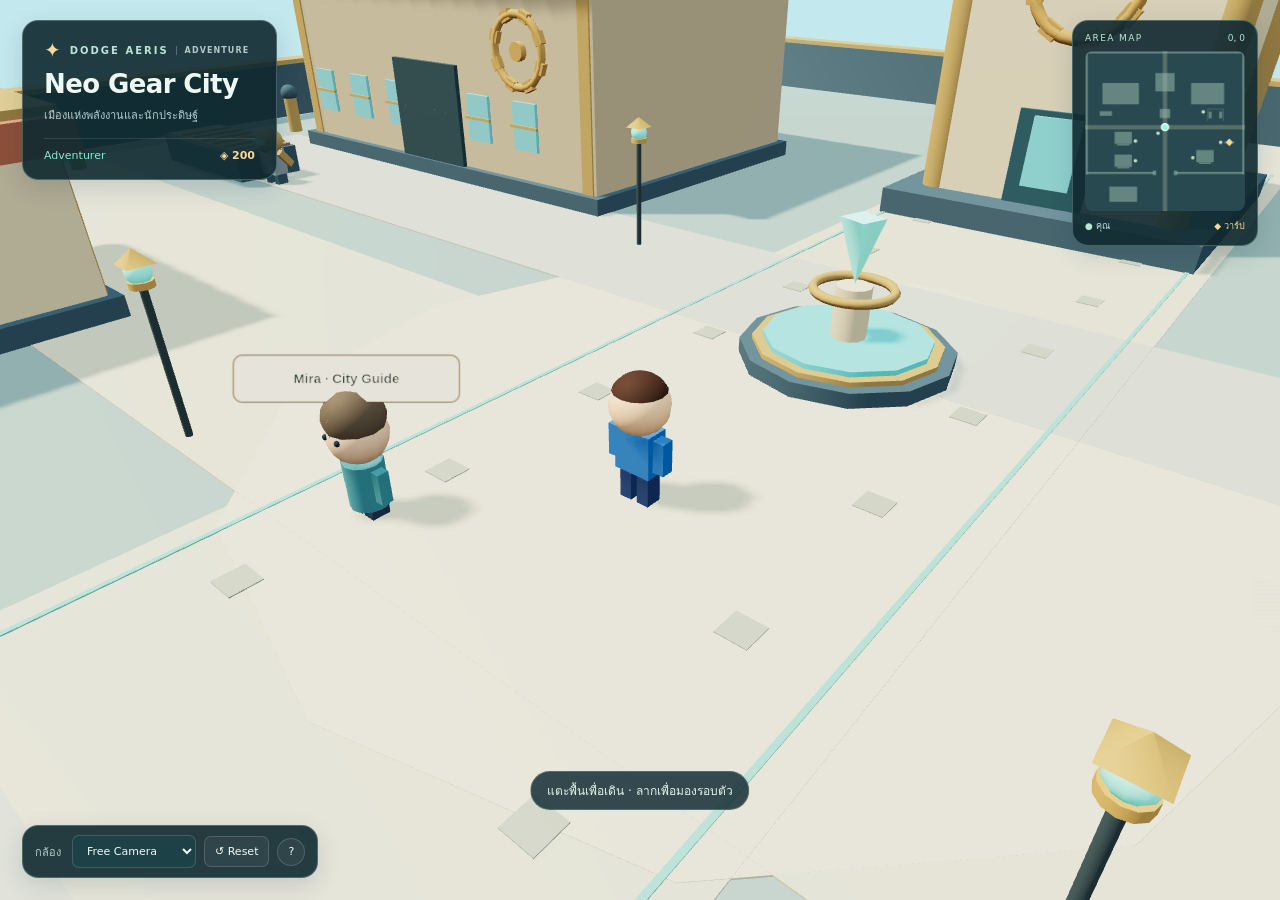
<file: index.html>
<!doctype html>
<html lang="th">
<head>
  <meta charset="utf-8">
  <meta name="viewport" content="width=device-width,initial-scale=1,viewport-fit=cover">
  <meta name="theme-color" content="#142d35">
  <title>Dodge Aeris Adventure — Neo Gear City</title>
  <link rel="stylesheet" href="./style.css">
</head>
<body>
  <main id="game" aria-label="Dodge Aeris Adventure — เมืองสามมิติ"></main>
  <header id="ui" class="hud panel">
    <div class="eyebrow"><span class="brand-mark">✦</span> DODGE AERIS <span class="live-label">ADVENTURE</span></div>
    <h1 id="map-name">Neo Gear City</h1>
    <p id="map-subtitle">เมืองแห่งพลังงานและนักประดิษฐ์</p>
    <div class="player-line"><span id="profession">Adventurer</span><span class="coin">◈ <b id="credits">200</b></span></div>
  </header>
  <aside class="map-panel panel" aria-label="แผนที่ย่อ">
    <div class="map-heading"><span>AREA MAP</span><span id="map-coordinates">0, 0</span></div>
    <canvas id="minimap" width="180" height="180" aria-label="ตำแหน่งผู้เล่น จุดสำคัญ และประตูวาร์ป"></canvas>
    <div class="map-key"><span>● คุณ</span><span>◆ วาร์ป</span></div>
  </aside>
  <div id="loading" class="loading" role="status"><div class="loading-gem">✦</div><strong>กำลังเข้าเมือง…</strong></div>
  <div id="status" class="status" role="status" aria-live="polite">แตะพื้นเพื่อเดิน · ลากเพื่อมองรอบตัว</div>
  <nav class="camera-controls panel" aria-label="กล้องและการควบคุม">
    <label for="mode">กล้อง</label>
    <select id="mode"><option value="free">Free Camera</option><option value="fixed">Fixed Camera</option><option value="follow">Follow Camera</option></select>
    <button id="reset" title="คืนมุมกล้อง">↺ <span>Reset</span></button>
    <button id="help-toggle" aria-expanded="false" aria-controls="help">?</button>
  </nav>
  <div id="help" class="help panel" hidden>แตะหรือคลิกพื้นเพื่อเดิน · ลากเพื่อหมุนกล้อง 360°<br>สองนิ้วเลื่อนเพื่อมอง / จีบเพื่อซูม · WASD เดิน · Scroll ซูม<br>เข้าใกล้ NPC แล้วกดสนทนา หรือกด E<br>เดินผ่านวงประตูวาร์ปเพื่อเปลี่ยนเมือง</div>
  <button id="interact" class="interact" hidden>สนทนา <span>E</span></button>
  <section id="dialog-panel" class="dialog panel" role="dialog" aria-modal="true" aria-labelledby="dialog-title" hidden>
    <button id="dialog-close" class="close" aria-label="ปิดบทสนทนา">×</button>
    <div id="dialog-role" class="eyebrow">NEO GEAR CITY</div>
    <h2 id="dialog-title"></h2>
    <p id="dialog-text"></p>
    <div id="dialog-actions"></div>
    <div id="inventory-summary" class="inventory-summary"></div>
  </section>
  <script type="module" src="./game.js"></script>
</body>
</html>
</file>
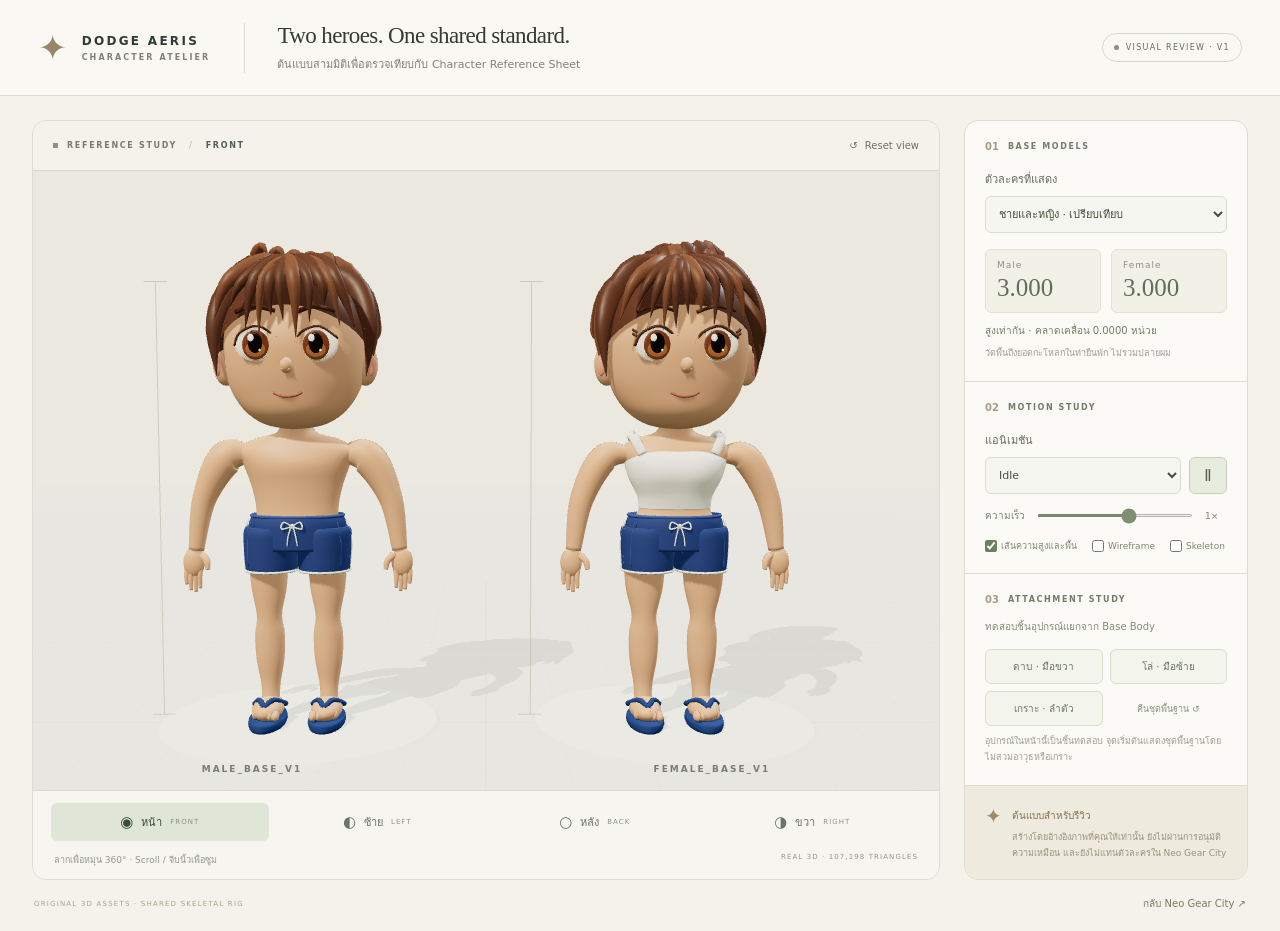
<file: character-preview.html>
<!doctype html>
<html lang="th">
<head>
  <meta charset="utf-8">
  <meta name="viewport" content="width=device-width,initial-scale=1,viewport-fit=cover">
  <meta name="theme-color" content="#eae5dc">
  <title>Character Atelier — Dodge Aeris Adventure</title>
  <link rel="stylesheet" href="./character-preview.css">
</head>
<body>
  <header class="masthead">
    <a class="brand" href="./index.html" aria-label="กลับเกม Dodge Aeris Adventure"><span class="brand-icon">✦</span><span>DODGE AERIS<small>CHARACTER ATELIER</small></span></a>
    <div class="title-group"><h1>Two heroes. One shared standard.</h1><p>ต้นแบบสามมิติเพื่อตรวจเทียบกับ Character Reference Sheet</p></div>
    <span class="draft-badge"><span></span> VISUAL REVIEW · V1</span>
  </header>
  <main class="workspace">
    <section class="viewer-panel" aria-label="เปรียบเทียบโมเดลชายและหญิงสามมิติ">
      <div class="viewer-toolbar"><div class="stage-label"><span class="tiny-square"></span> REFERENCE STUDY <span class="divider">/</span> <span id="view-label">FRONT</span></div><button id="view-reset" class="quiet-button" aria-label="คืนมุมกล้องและระยะเริ่มต้น">↺ <span>Reset view</span></button></div>
      <div id="preview-stage" aria-label="ลากเพื่อหมุนโมเดล จีบนิ้วหรือเลื่อนล้อเมาส์เพื่อซูม" tabindex="0">
        <div class="floor-caption" aria-hidden="true"><span id="male-stage-label">MALE_BASE_V1</span><span id="female-stage-label">FEMALE_BASE_V1</span></div>
        <div id="load-overlay" class="load-overlay" role="status"><div class="loading-emblem">✦</div><strong id="load-status">กำลังโหลดโมเดลสามมิติ…</strong><p id="load-detail">กำลังเตรียมตัวละครและโครงกระดูก</p><button id="retry-load" hidden>โหลดใหม่</button></div>
      </div>
      <nav class="view-bar" aria-label="มุมมองมาตรฐาน">
        <button id="view-front" data-view="front" aria-pressed="true"><span class="view-symbol">◉</span> หน้า <small>FRONT</small></button>
        <button id="view-left" data-view="left" aria-pressed="false"><span class="view-symbol">◐</span> ซ้าย <small>LEFT</small></button>
        <button id="view-back" data-view="back" aria-pressed="false"><span class="view-symbol">○</span> หลัง <small>BACK</small></button>
        <button id="view-right" data-view="right" aria-pressed="false"><span class="view-symbol">◑</span> ขวา <small>RIGHT</small></button>
      </nav>
      <div class="viewer-footnote"><span>ลากเพื่อหมุน 360° · Scroll / จีบนิ้วเพื่อซูม</span><span id="render-detail">REAL 3D · WEBGL</span></div>
    </section>
    <aside class="inspector" aria-label="ตัวเลือกตรวจโมเดลและแอนิเมชัน">
      <section class="inspector-section">
        <div class="section-number">01 <span>BASE MODELS</span></div>
        <label class="field-label" for="gender-select">ตัวละครที่แสดง</label>
        <select id="gender-select"><option value="both">ชายและหญิง · เปรียบเทียบ</option><option value="male">Male_Base_V1 · ชาย</option><option value="female">Female_Base_V1 · หญิง</option></select>
        <div class="height-readout"><div><span>Male</span><strong id="male-height">—</strong></div><div><span>Female</span><strong id="female-height">—</strong></div></div>
        <p id="height-difference" class="measurement-note">รอวัดจาก Mesh จริง</p>
        <p class="fine-print">วัดพื้นถึงยอดกะโหลกในท่ายืนพัก ไม่รวมปลายผม</p>
      </section>
      <section class="inspector-section">
        <div class="section-number">02 <span>MOTION STUDY</span></div>
        <label class="field-label" for="animation-select">แอนิเมชัน</label>
        <div class="animation-row"><select id="animation-select"><option>Idle</option><option>Walk</option><option>Run</option><option>Attack</option><option>Hit</option><option>Death</option></select><button id="play-pause" class="play-button" aria-label="หยุดแอนิเมชันชั่วคราว" aria-pressed="false">Ⅱ</button></div>
        <div class="speed-field"><label for="animation-speed">ความเร็ว</label><input type="range" id="animation-speed" min="0.25" max="1.5" step="0.25" value="1"><output id="speed-value" for="animation-speed">1×</output></div>
        <div class="inspect-toggles"><label><input id="show-guides" type="checkbox" checked><span>เส้นความสูงและพื้น</span></label><label><input id="show-wireframe" type="checkbox"><span>Wireframe</span></label><label><input id="show-rig" type="checkbox"><span>Skeleton</span></label></div>
      </section>
      <section class="inspector-section equipment-section">
        <div class="section-number">03 <span>ATTACHMENT STUDY</span></div>
        <p class="section-description">ทดสอบชิ้นอุปกรณ์แยกจาก Base Body</p>
        <div class="equipment-buttons"><button id="equip-mainweapon" aria-pressed="false">ดาบ · มือขวา</button><button id="equip-offhand" aria-pressed="false">โล่ · มือซ้าย</button><button id="equip-armor" aria-pressed="false">เกราะ · ลำตัว</button><button id="equip-clear" class="quiet-button">คืนชุดพื้นฐาน ↺</button></div>
        <p class="fine-print">อุปกรณ์ในหน้านี้เป็นชิ้นทดสอบ จุดเริ่มต้นแสดงชุดพื้นฐานโดยไม่สวมอาวุธหรือเกราะ</p>
      </section>
      <section class="review-note"><span>✦</span><div><strong>ต้นแบบสำหรับรีวิว</strong><p>สร้างโดยอ้างอิงภาพที่คุณให้เท่านั้น ยังไม่ผ่านการอนุมัติความเหมือน และยังไม่แทนตัวละครใน Neo Gear City</p></div></section>
    </aside>
  </main>
  <footer class="page-footer"><span>ORIGINAL 3D ASSETS · SHARED SKELETAL RIG</span><a href="./index.html">กลับ Neo Gear City ↗</a></footer>
  <script type="module" src="./character-preview.js"></script>
</body>
</html>
</file>
<file: style.css>
:root{font-family:system-ui,-apple-system,"Noto Sans Thai",sans-serif;color:#eff9f3;--ink:#173a3e;--mint:#85ead0;--gold:#f7d99a;--panel:rgba(17,42,49,.91)}*{box-sizing:border-box}body{margin:0;overflow:hidden;background:#a9d5d5}button,select{font:inherit}button{cursor:pointer}button:focus-visible,select:focus-visible{outline:3px solid var(--gold);outline-offset:3px}[hidden]{display:none!important}#game>canvas{display:block;touch-action:none;width:100%;height:100%;outline:none}.panel{background:var(--panel);border:1px solid rgba(192,233,224,.27);box-shadow:0 8px 25px #102d3d24;border-radius:16px}.hud{position:absolute;top:max(20px,env(safe-area-inset-top));left:22px;padding:17px 21px;min-width:255px;pointer-events:none}.eyebrow{font-size:10px;font-weight:750;letter-spacing:2px;color:#bce4d5;display:flex;align-items:center;gap:7px}.brand-mark{color:var(--gold);font-size:20px}.live-label{font-size:8px;letter-spacing:1.1px;border-left:1px solid #ffffff40;padding-left:8px;color:#b2c7c6}h1{font-size:26px;letter-spacing:-.6px;margin:8px 0 2px;line-height:1.1}.hud p{font-size:11px;color:#b3cfcc;margin:7px 0 14px}.player-line{display:flex;justify-content:space-between;align-items:center;gap:20px;border-top:1px solid #ffffff1c;padding-top:10px;font-size:11px}.player-line>span:first-child{color:var(--mint)}.coin{color:var(--gold)}.map-panel{position:absolute;right:22px;top:max(20px,env(safe-area-inset-top));width:186px;padding:12px}.map-heading{display:flex;justify-content:space-between;font-size:9px;letter-spacing:1.4px;color:#bce4d5}#map-coordinates{font-variant-numeric:tabular-nums;letter-spacing:0}#minimap{display:block;width:160px;height:160px;margin:8px 0;border-radius:8px}.map-key{font-size:9px;display:flex;justify-content:space-between;color:#bce4d5}.map-key>span:last-child{color:var(--gold)}.camera-controls{position:absolute;left:22px;bottom:max(22px,env(safe-area-inset-bottom));display:flex;gap:8px;align-items:center;padding:9px 12px;font-size:11px}.camera-controls label{color:#b3cfcc;margin-right:3px}select,button{color:#f1fbf6;background:#ffffff0d;border:1px solid #ffffff28;border-radius:7px;padding:8px 10px}select{background:#1c4147;font-size:11px}button:hover{background:#ffffff22}.camera-controls #help-toggle{border-radius:50%;width:28px;height:28px;padding:0}.status{position:absolute;bottom:90px;left:50%;transform:translateX(-50%);padding:9px 16px;background:#142d35d9;border:1px solid #c9efdb36;border-radius:30px;font-size:12px;max-width:calc(100% - 32px);text-align:center;pointer-events:none;white-space:normal;transition:opacity .2s;color:#e0f6e9}.help{position:absolute;left:22px;bottom:78px;font-size:12px;line-height:2;padding:14px 18px;max-width:calc(100% - 44px)}.interact{position:absolute;bottom:max(22px,env(safe-area-inset-bottom));right:22px;display:flex;align-items:center;gap:18px;background:#246f66;border-color:#93e3c6;padding:13px 19px;font-size:13px;border-radius:13px;box-shadow:0 5px 24px #123c3b44}.interact span{font-size:10px;border:1px solid #ffffff50;border-radius:4px;padding:2px 6px}.dialog{position:absolute;bottom:100px;left:50%;transform:translateX(-50%);width:min(460px,calc(100% - 32px));padding:24px;max-height:65vh;overflow:auto;background:#15363bf5}.dialog h2{font-size:22px;color:var(--gold);margin:12px 32px 10px 0}.dialog p{font-size:14px;line-height:1.8;color:#d5e9e0;margin:12px 0 20px}.close{position:absolute;top:14px;right:14px;font-size:24px;width:32px;height:32px;line-height:24px;padding:0}.dialog-actions{display:flex;gap:8px;flex-wrap:wrap}#dialog-actions button{margin:0 8px 8px 0;background:#317b6d;border-color:#8edcc650;font-size:13px}#dialog-actions button:disabled{opacity:.5;cursor:default}.inventory-summary{font-size:11px;color:#a6c7bc;border-top:1px solid #ffffff24;padding-top:12px;line-height:1.8}.loading{position:absolute;inset:0;display:flex;flex-direction:column;gap:18px;align-items:center;justify-content:center;background:#183b43;z-index:20;color:#d0f4df}.loading-gem{color:var(--gold);font-size:50px;animation:pulse 1.5s ease-in-out infinite}@keyframes pulse{50%{opacity:.45;transform:scale(.9)}}
@media(max-width:600px){.hud{left:12px;top:max(12px,env(safe-area-inset-top));min-width:0;max-width:calc(100% - 140px);padding:12px 13px;border-radius:12px}.eyebrow{font-size:8px;letter-spacing:1px;gap:4px}.live-label{display:none}.brand-mark{font-size:14px}h1{font-size:19px;margin:7px 0}.hud p{font-size:9px;line-height:1.5;margin:4px 0 9px;max-width:180px}.player-line{font-size:10px;gap:14px;padding-top:8px}.map-panel{right:12px;top:max(12px,env(safe-area-inset-top));width:112px;padding:8px;border-radius:12px}.map-heading{font-size:7px;letter-spacing:.5px}#minimap{width:94px;height:94px;margin:6px 0}.map-key{font-size:7px}.camera-controls{left:12px;bottom:max(12px,env(safe-area-inset-bottom));gap:5px;padding:7px;border-radius:11px}.camera-controls label{display:none}select{max-width:104px;font-size:10px;padding:7px 4px}#reset{padding:7px;font-size:11px}#reset span{display:none}.status{font-size:11px;bottom:72px;width:max-content;padding:8px 12px}.interact{right:12px;bottom:max(12px,env(safe-area-inset-bottom));font-size:11px;max-width:calc(100% - 215px);padding:11px;gap:5px}.interact span{display:none}.dialog{bottom:78px;padding:20px;max-height:60vh}.dialog h2{font-size:20px}.dialog p{font-size:13px}.help{left:12px;bottom:66px;padding:12px;font-size:11px;max-width:calc(100% - 24px)}}
@media(max-height:480px){.hud p,.player-line,.map-key{display:none}.hud{padding:8px 12px}.map-panel{width:110px;padding:7px}#minimap{width:94px;height:94px}.status{bottom:66px}.dialog{bottom:68px;max-height:72vh}}
</file>
<file: character-preview.css>
:root{font-family:Inter,ui-sans-serif,system-ui,-apple-system,"Noto Sans Thai",sans-serif;color:#333b39;background:#f5f2ec;font-synthesis:none;--ink:#303a36;--muted:#7d8278;--line:#dddcd2;--accent:#736446;--green:#4e6a5b;--paper:#fbfaf6}*{box-sizing:border-box}body{margin:0;min-width:300px}button,select,input{font:inherit}button,a,input,select{-webkit-tap-highlight-color:transparent}button{cursor:pointer}button:disabled,select:disabled{opacity:.5;cursor:wait}button:focus-visible,a:focus-visible,select:focus-visible,input:focus-visible{outline:3px solid #9baf9c;outline-offset:3px}button{color:inherit}[hidden]{display:none!important}.masthead{display:flex;align-items:center;gap:34px;min-height:96px;padding:20px 38px;border-bottom:1px solid var(--line);background:#faf8f2}.brand{display:flex;gap:12px;align-items:center;text-decoration:none;color:var(--ink);font-size:12px;letter-spacing:2.3px;font-weight:750;flex-shrink:0}.brand small{display:block;font-size:8px;letter-spacing:2.1px;margin-top:5px;color:var(--muted);font-weight:600}.brand-icon{font-size:35px;color:#99866a}.title-group{padding-left:32px;border-left:1px solid var(--line)}h1{font-family:Georgia,"Times New Roman",serif;font-weight:400;font-size:23px;letter-spacing:-.6px;margin:0 0 6px}.title-group p{margin:0;color:var(--muted);font-size:11px}.draft-badge{margin-left:auto;display:flex;align-items:center;gap:7px;white-space:nowrap;font-size:8px;letter-spacing:1.3px;border:1px solid #d6d8c9;border-radius:20px;padding:9px 11px;color:#65705f}.draft-badge>span{width:5px;height:5px;border-radius:50%;background:#879478}.workspace{display:grid;grid-template-columns:minmax(0,1fr) 284px;gap:24px;margin:24px 32px 0;min-height:min(760px,calc(100dvh - 164px))}.viewer-panel{min-width:0;border:1px solid var(--line);border-radius:14px;overflow:hidden;background:#eeebe3;display:flex;flex-direction:column}.viewer-toolbar{display:flex;align-items:center;justify-content:space-between;gap:12px;padding:15px 20px;border-bottom:1px solid #d7d6ca;background:#f4f2eb}.stage-label{display:flex;align-items:center;gap:9px;font-size:8px;letter-spacing:1.7px;color:#777b71;font-weight:650}.tiny-square{height:5px;width:5px;background:#8d927b}.divider{color:#c2c3b4;margin:0 3px}#view-label{color:#505f53}.quiet-button{border:0;background:transparent;font-size:10px;padding:4px 0;color:#6b7266}.quiet-button:hover{color:#243c2c}.quiet-button>span{margin-left:4px}#preview-stage{position:relative;flex:1;min-height:440px;outline:none;overflow:hidden}#preview-stage>canvas{display:block;width:100%;height:100%;touch-action:none;cursor:grab}#preview-stage>canvas:active{cursor:grabbing}.floor-caption{position:absolute;left:0;right:0;bottom:16px;display:flex;justify-content:space-around;gap:14px;pointer-events:none;color:#777e70;font-size:9px;font-weight:650;letter-spacing:2px}.floor-caption[data-gender="male"]{justify-content:center}.floor-caption[data-gender="female"]{justify-content:center}.floor-caption[data-gender="male"] #female-stage-label,.floor-caption[data-gender="female"] #male-stage-label{display:none}.load-overlay{position:absolute;inset:0;z-index:3;display:flex;flex-direction:column;align-items:center;justify-content:center;padding:28px;text-align:center;background:#eeebe3}.loading-emblem{font-size:42px;color:#9f8a64;animation:breathe 1.5s ease-in-out infinite}.load-overlay strong{margin-top:18px;font-size:15px;font-weight:550}.load-overlay p{font-size:12px;color:#7c8075;max-width:350px;line-height:1.7}.load-overlay.error .loading-emblem{animation:none;color:#a3674d}.load-overlay button{border:1px solid #a49b87;background:#fbfaf6;border-radius:6px;padding:9px 18px;margin-top:12px}@keyframes breathe{50%{opacity:.45;transform:scale(.92)}}.view-bar{display:flex;gap:0;border-top:1px solid #d8d9cb;background:#f7f5ef;padding:12px 18px}.view-bar button{flex:1;display:flex;align-items:center;justify-content:center;gap:8px;border:0;border-radius:6px;background:transparent;padding:10px;color:#6b7467;font-size:11px}.view-bar button:hover{background:#e9ebdf}.view-bar button[aria-pressed="true"]{background:#dfe5d7;color:#364d3d}.view-bar button small{font-size:7px;letter-spacing:1px;color:#8c9484}.view-symbol{font-size:15px}.viewer-footnote{display:flex;justify-content:space-between;gap:12px;padding:0 21px 12px;font-size:9px;color:#92978a;background:#f7f5ef}.viewer-footnote>span:last-child{font-size:7px;letter-spacing:1.1px}.inspector{background:var(--paper);border:1px solid var(--line);border-radius:14px;overflow:hidden;align-self:start}.inspector-section{padding:20px;border-bottom:1px solid var(--line)}.section-number{font-size:10px;font-weight:600;color:#a89b83;display:flex;align-items:center;gap:9px}.section-number>span{color:#727c6c;letter-spacing:1.6px;font-size:8px}.field-label{display:block;font-size:11px;margin:18px 0 8px;color:#666e61}select{width:100%;min-width:0;border:1px solid #d9dccf;background:#f5f6ef;color:#46503f;border-radius:6px;font-size:11px;padding:10px 9px;accent-color:#6a7b61}.height-readout{display:grid;grid-template-columns:1fr 1fr;gap:10px;margin-top:16px}.height-readout>div{padding:10px 11px;background:#f1f1e8;border:1px solid #e1e2d6;border-radius:6px}.height-readout span{display:block;font-size:9px;letter-spacing:1px;color:#8d917f}.height-readout strong{display:block;font-family:Georgia,serif;font-size:25px;font-weight:400;color:#5f6f58;margin-top:4px}.measurement-note{font-size:10px;color:#718265;margin:10px 0 0}.measurement-note.warn{color:#a46e48}.fine-print{font-size:9px;line-height:1.7;color:#9b9e91;margin:8px 0 0}.animation-row{display:flex;gap:8px}.animation-row>select{flex:1}.play-button{width:38px;border:1px solid #c7cfb8;border-radius:6px;background:#e7ecdf;color:#526547;font-size:15px}.speed-field{display:flex;gap:10px;align-items:center;margin-top:14px;font-size:10px;color:#7c8474}.speed-field input{min-width:0;flex:1;width:80px;accent-color:#7f8d70;height:3px}.speed-field output{min-width:22px;font-size:9px}.inspect-toggles{display:flex;flex-wrap:wrap;gap:8px 15px;margin-top:16px}.inspect-toggles label{display:flex;align-items:center;gap:4px;color:#7d8673;font-size:9px;cursor:pointer}.inspect-toggles input{accent-color:#6d805d;margin:0;width:12px;height:12px}.section-description{font-size:10px;line-height:1.6;color:#858c7b;margin:14px 0}.equipment-buttons{display:grid;grid-template-columns:1fr 1fr;gap:7px}.equipment-buttons button{border:1px solid #d8ddce;background:#f3f5ec;padding:9px 6px;border-radius:6px;font-size:10px;color:#68785d}.equipment-buttons button:hover{border-color:#9eaf8f}.equipment-buttons button[aria-pressed="true"]{background:#dce6d2;border-color:#a5b795;color:#3c5c32}.equipment-buttons .quiet-button{border-color:transparent;background:transparent;color:#89927e;font-size:9px}.review-note{display:flex;gap:10px;padding:18px 20px;background:#eeeadd}.review-note>span{font-size:20px;color:#a08c63}.review-note strong{font-size:10px;font-weight:600;color:#82734f}.review-note p{font-size:9px;color:#9b927b;line-height:1.8;margin:6px 0 0}.page-footer{display:flex;align-items:center;justify-content:space-between;gap:20px;margin:16px 34px 20px;font-size:7px;letter-spacing:1.2px;color:#a2a58f}.page-footer a{font-size:10px;letter-spacing:0;text-decoration:none;color:#737f65}.page-footer a:hover{text-decoration:underline}
@media(min-width:1400px){.workspace{max-width:1500px;margin-inline:auto;padding-inline:32px}.masthead{padding-inline:max(38px,calc((100vw - 1436px)/2))}}
@media(max-width:1050px){.masthead{gap:22px;padding:18px 24px}.title-group{padding-left:22px}h1{font-size:21px}.draft-badge{font-size:7px;letter-spacing:.6px;padding:8px}.workspace{grid-template-columns:minmax(0,1fr) 248px;margin:20px 22px 0;gap:16px}.inspector-section{padding:17px}.review-note{padding:17px}.page-footer{margin-inline:24px}.view-bar button{gap:5px}.view-bar button small{display:none}}
@media(max-width:760px){.masthead{flex-wrap:wrap;justify-content:space-between;gap:15px 10px;padding:18px 18px 15px;min-height:0}.brand{font-size:11px;letter-spacing:1.9px}.brand-icon{font-size:28px}.brand small{font-size:7px}.title-group{border:0;padding:0;order:3;flex-basis:100%}h1{font-size:22px;margin-bottom:5px}.title-group p{font-size:10px}.draft-badge{margin-left:0;font-size:6px;padding:7px 9px;letter-spacing:.6px}.workspace{display:block;margin:14px 12px 0;min-height:0}.viewer-toolbar{padding:11px 12px}.stage-label{font-size:7px;letter-spacing:1px;gap:6px}.quiet-button{font-size:9px}#preview-stage{height:53dvh;min-height:380px;max-height:580px}.floor-caption{font-size:7px;letter-spacing:1.2px;bottom:12px}.view-bar{padding:8px}.view-bar button{font-size:10px;padding:9px 7px;gap:5px}.view-symbol{font-size:13px}.viewer-footnote{padding:0 13px 10px;font-size:8px}.viewer-footnote>span:last-child{font-size:6px;letter-spacing:.5px}.inspector{margin-top:14px;display:grid;grid-template-columns:1fr 1fr;align-items:stretch}.inspector-section{padding:15px}.inspector-section:first-child{border-right:1px solid var(--line)}.inspector-section.equipment-section{grid-column:1/-1}.section-number{font-size:9px;gap:6px}.section-number>span{font-size:7px;letter-spacing:1.1px}.field-label{font-size:10px;margin:14px 0 7px}select{font-size:10px;padding:9px 6px}.height-readout{gap:6px;margin-top:12px}.height-readout>div{padding:8px}.height-readout strong{font-size:22px}.height-readout span{font-size:8px}.measurement-note{font-size:9px}.fine-print{font-size:8px}.speed-field{font-size:8px;gap:5px}.speed-field input{width:40px}.inspect-toggles{gap:10px}.inspect-toggles label{font-size:9px}.review-note{grid-column:1/-1;padding:14px 16px}.review-note p{font-size:10px}.equipment-buttons{grid-template-columns:repeat(4,1fr)}.equipment-buttons button{font-size:9px}.section-description{font-size:10px;margin:10px 0}.page-footer{margin:15px 16px 20px;gap:12px;align-items:flex-start}.page-footer>span{font-size:6px;letter-spacing:.7px;max-width:160px;line-height:1.8}.page-footer a{font-size:9px}}
@media(prefers-reduced-motion:reduce){.loading-emblem{animation:none}}
</file>
